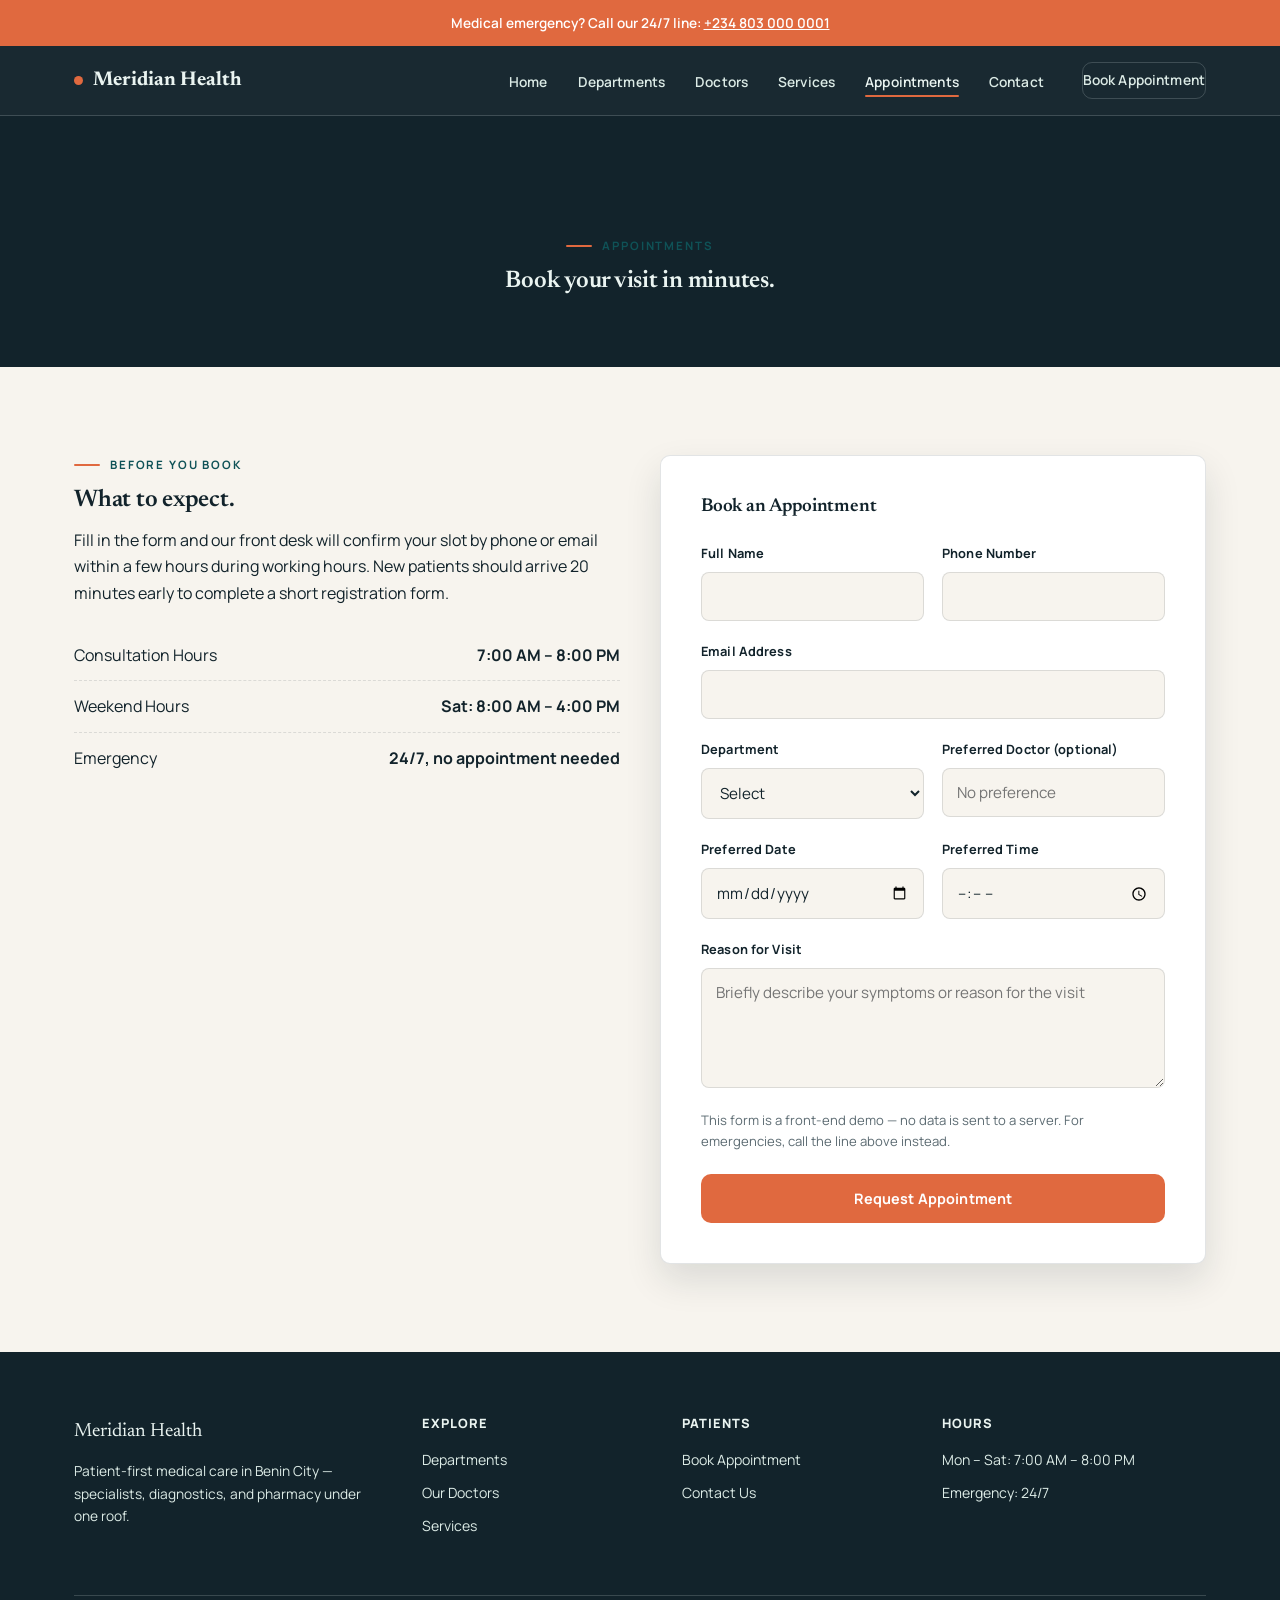
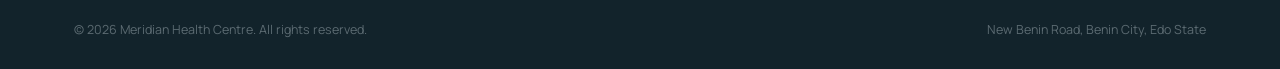
<file: hospital-site/appointments.html>
<!DOCTYPE html>
<html lang="en">
<head>
<meta charset="UTF-8">
<meta name="viewport" content="width=device-width, initial-scale=1.0">
<title>Book an Appointment — Meridian Health Centre</title>
<meta name="description" content="Book a consultation with a Meridian Health Centre specialist — pick your department, doctor, and preferred time.">
<link rel="preconnect" href="https://fonts.googleapis.com">
<link rel="stylesheet" href="css/style.css">
</head>
<body>

<div class="emergency-strip">Medical emergency? Call our 24/7 line: <a href="tel:+2348030000001">+234 803 000 0001</a></div>

<header class="site-header">
  <nav class="nav">
    <a href="index.html" class="brand"><span class="dot"></span>Meridian Health</a>
    <ul class="nav-links">
      <li><a href="index.html">Home</a></li>
      <li><a href="departments.html">Departments</a></li>
      <li><a href="doctors.html">Doctors</a></li>
      <li><a href="services.html">Services</a></li>
      <li><a href="appointments.html" class="active">Appointments</a></li>
      <li><a href="contact.html">Contact</a></li>
      <li class="nav-cta"><a href="appointments.html" class="btn btn-outline-light">Book Appointment</a></li>
    </ul>
    <button class="nav-toggle" aria-label="Toggle menu" aria-expanded="false">
      <span></span><span></span><span></span>
    </button>
  </nav>
</header>

<section class="page-header">
  <div class="container">
    <p class="eyebrow">Appointments</p>
    <h1>Book your visit in minutes.</h1>
  </div>
</section>

<section>
  <div class="container grid-2" style="align-items:flex-start;">
    <div class="reveal">
      <p class="eyebrow">Before You Book</p>
      <h2>What to expect.</h2>
      <p>Fill in the form and our front desk will confirm your slot by phone or email within a few hours during working hours. New patients should arrive 20 minutes early to complete a short registration form.</p>
      <ul style="margin-top:24px;">
        <li style="padding:12px 0; border-bottom:1px dashed var(--line); display:flex; justify-content:space-between;"><span>Consultation Hours</span><strong>7:00 AM – 8:00 PM</strong></li>
        <li style="padding:12px 0; border-bottom:1px dashed var(--line); display:flex; justify-content:space-between;"><span>Weekend Hours</span><strong>Sat: 8:00 AM – 4:00 PM</strong></li>
        <li style="padding:12px 0; display:flex; justify-content:space-between;"><span>Emergency</span><strong>24/7, no appointment needed</strong></li>
      </ul>
    </div>

    <div class="reveal">
      <div class="form-card">
        <h3 class="mt-0" style="margin-bottom:24px;">Book an Appointment</h3>
        <form data-demo-form novalidate>
          <div class="form-row">
            <div class="field">
              <label for="a-name">Full Name</label>
              <input type="text" id="a-name" name="name" required>
            </div>
            <div class="field">
              <label for="a-phone">Phone Number</label>
              <input type="tel" id="a-phone" name="phone" required>
            </div>
          </div>
          <div class="field">
            <label for="a-email">Email Address</label>
            <input type="email" id="a-email" name="email" required>
          </div>
          <div class="form-row">
            <div class="field">
              <label for="a-dept">Department</label>
              <select id="a-dept" name="department" required>
                <option value="">Select</option>
                <option>General Medicine</option>
                <option>Cardiology</option>
                <option>Paediatrics</option>
                <option>Orthopaedics</option>
                <option>Maternity & Obstetrics</option>
                <option>Neurology</option>
                <option>Ophthalmology</option>
                <option>Dental Care</option>
                <option>Dermatology</option>
              </select>
            </div>
            <div class="field">
              <label for="a-doctor">Preferred Doctor (optional)</label>
              <input type="text" id="a-doctor" name="doctor" placeholder="No preference">
            </div>
          </div>
          <div class="form-row">
            <div class="field">
              <label for="a-date">Preferred Date</label>
              <input type="date" id="a-date" name="date" required>
            </div>
            <div class="field">
              <label for="a-time">Preferred Time</label>
              <input type="time" id="a-time" name="time" required>
            </div>
          </div>
          <div class="field">
            <label for="a-reason">Reason for Visit</label>
            <textarea id="a-reason" name="reason" placeholder="Briefly describe your symptoms or reason for the visit" required></textarea>
          </div>
          <p class="form-note">This form is a front-end demo — no data is sent to a server. For emergencies, call the line above instead.</p>
          <button type="submit" class="btn btn-primary" style="width:100%; margin-top:8px;">Request Appointment</button>
        </form>
        <div class="form-success">Thank you — your appointment request has been received. Our front desk will confirm shortly.</div>
      </div>
    </div>
  </div>
</section>

<footer class="site-footer">
  <div class="container">
    <div class="footer-grid">
      <div>
        <div class="footer-brand">Meridian Health</div>
        <p style="font-size:0.86rem;">Patient-first medical care in Benin City — specialists, diagnostics, and pharmacy under one roof.</p>
      </div>
      <div>
        <h4>Explore</h4>
        <ul>
          <li><a href="departments.html">Departments</a></li>
          <li><a href="doctors.html">Our Doctors</a></li>
          <li><a href="services.html">Services</a></li>
        </ul>
      </div>
      <div>
        <h4>Patients</h4>
        <ul>
          <li><a href="appointments.html">Book Appointment</a></li>
          <li><a href="contact.html">Contact Us</a></li>
        </ul>
      </div>
      <div>
        <h4>Hours</h4>
        <ul>
          <li>Mon – Sat: 7:00 AM – 8:00 PM</li>
          <li>Emergency: 24/7</li>
        </ul>
      </div>
    </div>
    <div class="footer-bottom">
      <span>&copy; <span class="current-year">2026</span> Meridian Health Centre. All rights reserved.</span>
      <span>New Benin Road, Benin City, Edo State</span>
    </div>
  </div>
</footer>

<script src="js/script.js"></script>
</body>
</html>
</file>
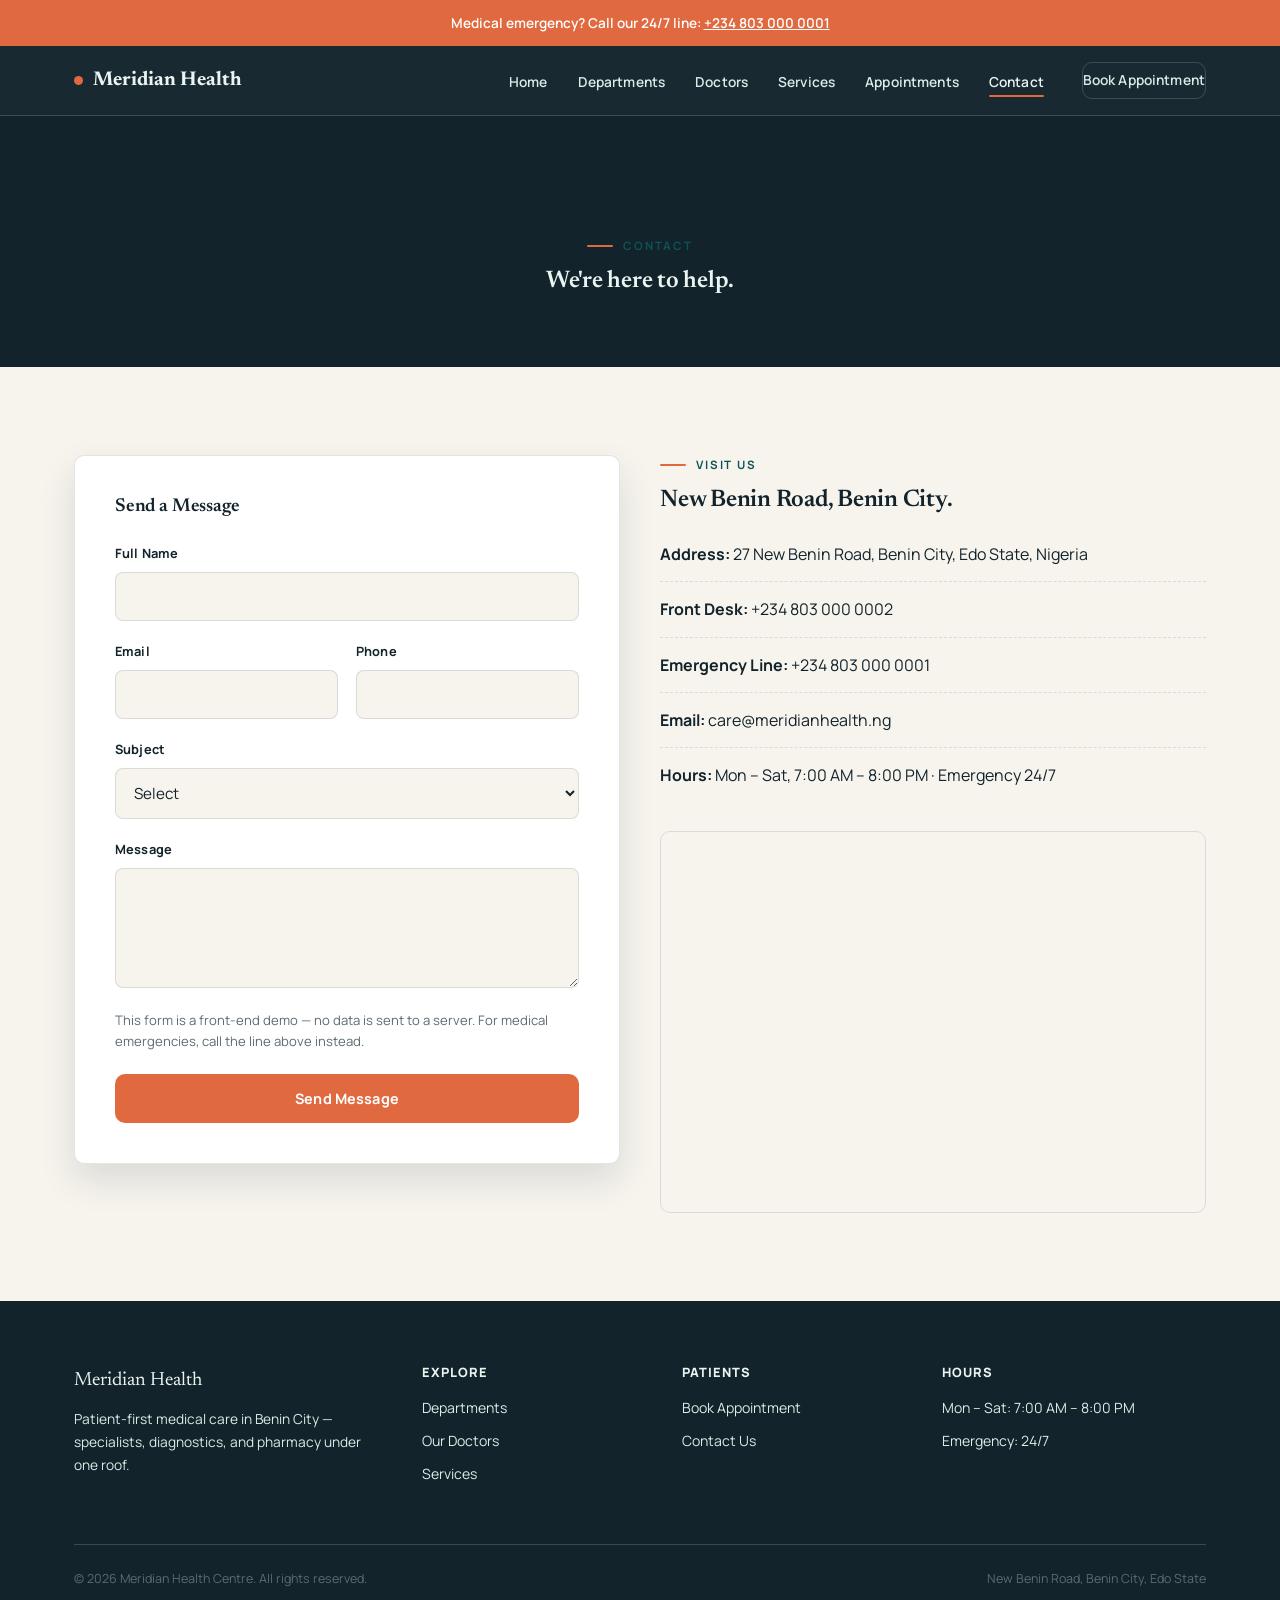
<file: hospital-site/contact.html>
<!DOCTYPE html>
<html lang="en">
<head>
<meta charset="UTF-8">
<meta name="viewport" content="width=device-width, initial-scale=1.0">
<title>Contact — Meridian Health Centre</title>
<meta name="description" content="Get in touch with Meridian Health Centre — location, phone lines, and message form.">
<link rel="preconnect" href="https://fonts.googleapis.com">
<link rel="stylesheet" href="css/style.css">
</head>
<body>

<div class="emergency-strip">Medical emergency? Call our 24/7 line: <a href="tel:+2348030000001">+234 803 000 0001</a></div>

<header class="site-header">
  <nav class="nav">
    <a href="index.html" class="brand"><span class="dot"></span>Meridian Health</a>
    <ul class="nav-links">
      <li><a href="index.html">Home</a></li>
      <li><a href="departments.html">Departments</a></li>
      <li><a href="doctors.html">Doctors</a></li>
      <li><a href="services.html">Services</a></li>
      <li><a href="appointments.html">Appointments</a></li>
      <li><a href="contact.html" class="active">Contact</a></li>
      <li class="nav-cta"><a href="appointments.html" class="btn btn-outline-light">Book Appointment</a></li>
    </ul>
    <button class="nav-toggle" aria-label="Toggle menu" aria-expanded="false">
      <span></span><span></span><span></span>
    </button>
  </nav>
</header>

<section class="page-header">
  <div class="container">
    <p class="eyebrow">Contact</p>
    <h1>We're here to help.</h1>
  </div>
</section>

<section>
  <div class="container grid-2" style="align-items:flex-start;">
    <div class="reveal">
      <div class="form-card">
        <h3 class="mt-0" style="margin-bottom:24px;">Send a Message</h3>
        <form data-demo-form novalidate>
          <div class="field">
            <label for="c-name">Full Name</label>
            <input type="text" id="c-name" name="name" required>
          </div>
          <div class="form-row">
            <div class="field">
              <label for="c-email">Email</label>
              <input type="email" id="c-email" name="email" required>
            </div>
            <div class="field">
              <label for="c-phone">Phone</label>
              <input type="tel" id="c-phone" name="phone">
            </div>
          </div>
          <div class="field">
            <label for="c-subject">Subject</label>
            <select id="c-subject" name="subject" required>
              <option value="">Select</option>
              <option>General Enquiry</option>
              <option>Billing Question</option>
              <option>Feedback / Complaint</option>
              <option>Insurance / HMO Question</option>
            </select>
          </div>
          <div class="field">
            <label for="c-message">Message</label>
            <textarea id="c-message" name="message" required></textarea>
          </div>
          <p class="form-note">This form is a front-end demo — no data is sent to a server. For medical emergencies, call the line above instead.</p>
          <button type="submit" class="btn btn-primary" style="width:100%; margin-top:8px;">Send Message</button>
        </form>
        <div class="form-success">Thanks for reaching out — our team will respond within 24 hours.</div>
      </div>
    </div>

    <div class="reveal">
      <p class="eyebrow">Visit Us</p>
      <h2>New Benin Road, Benin City.</h2>
      <ul style="margin-bottom:28px;">
        <li style="padding:14px 0; border-bottom:1px dashed var(--line);"><strong>Address:</strong> 27 New Benin Road, Benin City, Edo State, Nigeria</li>
        <li style="padding:14px 0; border-bottom:1px dashed var(--line);"><strong>Front Desk:</strong> +234 803 000 0002</li>
        <li style="padding:14px 0; border-bottom:1px dashed var(--line);"><strong>Emergency Line:</strong> +234 803 000 0001</li>
        <li style="padding:14px 0; border-bottom:1px dashed var(--line);"><strong>Email:</strong> care@meridianhealth.ng</li>
        <li style="padding:14px 0;"><strong>Hours:</strong> Mon – Sat, 7:00 AM – 8:00 PM · Emergency 24/7</li>
      </ul>
      <div class="map-wrap">
        <iframe
          src="https://www.google.com/maps?q=New%20Benin%20Road%2C%20Benin%20City%2C%20Edo%20State%2C%20Nigeria&output=embed"
          loading="lazy"
          referrerpolicy="no-referrer-when-downgrade"
          title="Meridian Health Centre location on Google Maps">
        </iframe>
      </div>
    </div>
  </div>
</section>

<footer class="site-footer">
  <div class="container">
    <div class="footer-grid">
      <div>
        <div class="footer-brand">Meridian Health</div>
        <p style="font-size:0.86rem;">Patient-first medical care in Benin City — specialists, diagnostics, and pharmacy under one roof.</p>
      </div>
      <div>
        <h4>Explore</h4>
        <ul>
          <li><a href="departments.html">Departments</a></li>
          <li><a href="doctors.html">Our Doctors</a></li>
          <li><a href="services.html">Services</a></li>
        </ul>
      </div>
      <div>
        <h4>Patients</h4>
        <ul>
          <li><a href="appointments.html">Book Appointment</a></li>
          <li><a href="contact.html">Contact Us</a></li>
        </ul>
      </div>
      <div>
        <h4>Hours</h4>
        <ul>
          <li>Mon – Sat: 7:00 AM – 8:00 PM</li>
          <li>Emergency: 24/7</li>
        </ul>
      </div>
    </div>
    <div class="footer-bottom">
      <span>&copy; <span class="current-year">2026</span> Meridian Health Centre. All rights reserved.</span>
      <span>New Benin Road, Benin City, Edo State</span>
    </div>
  </div>
</footer>

<script src="js/script.js"></script>
</body>
</html>
</file>
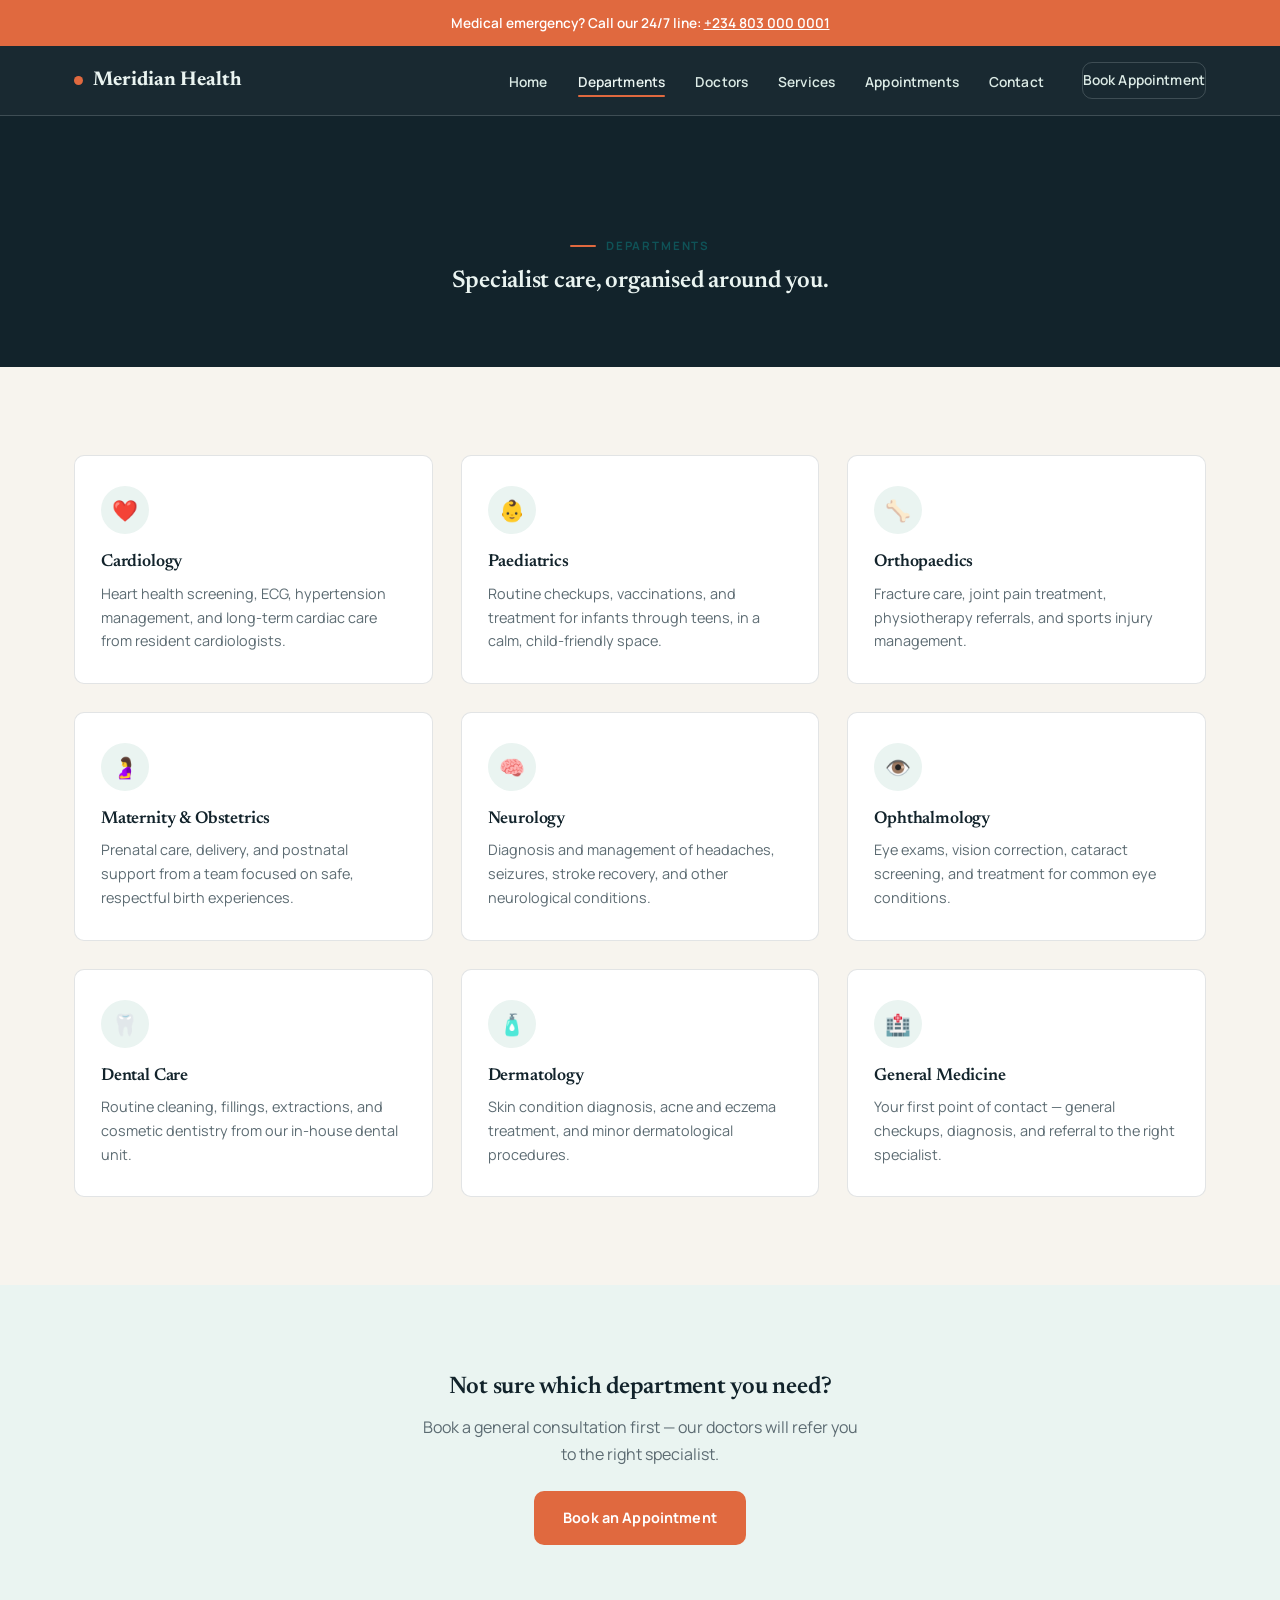
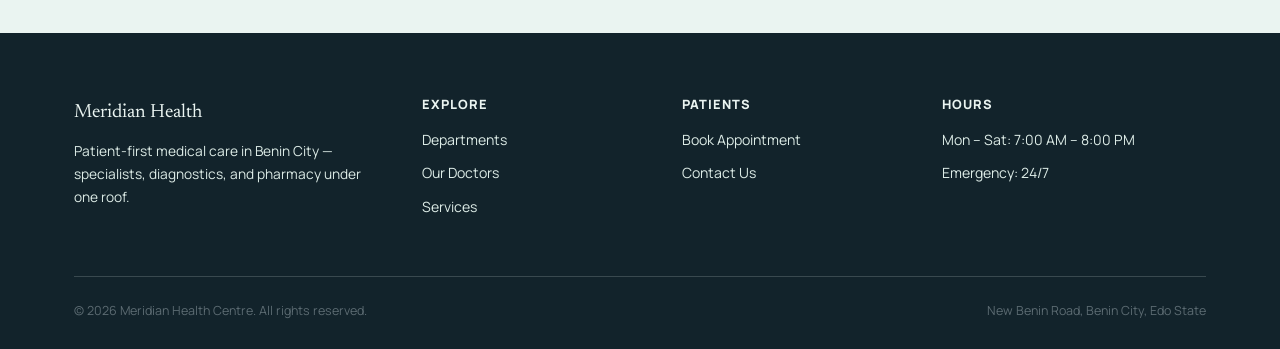
<file: hospital-site/departments.html>
<!DOCTYPE html>
<html lang="en">
<head>
<meta charset="UTF-8">
<meta name="viewport" content="width=device-width, initial-scale=1.0">
<title>Departments — Meridian Health Centre</title>
<meta name="description" content="Explore Meridian Health Centre's medical departments — Cardiology, Paediatrics, Orthopaedics, Maternity, and more.">
<link rel="preconnect" href="https://fonts.googleapis.com">
<link rel="stylesheet" href="css/style.css">
</head>
<body>

<div class="emergency-strip">Medical emergency? Call our 24/7 line: <a href="tel:+2348030000001">+234 803 000 0001</a></div>

<header class="site-header">
  <nav class="nav">
    <a href="index.html" class="brand"><span class="dot"></span>Meridian Health</a>
    <ul class="nav-links">
      <li><a href="index.html">Home</a></li>
      <li><a href="departments.html" class="active">Departments</a></li>
      <li><a href="doctors.html">Doctors</a></li>
      <li><a href="services.html">Services</a></li>
      <li><a href="appointments.html">Appointments</a></li>
      <li><a href="contact.html">Contact</a></li>
      <li class="nav-cta"><a href="appointments.html" class="btn btn-outline-light">Book Appointment</a></li>
    </ul>
    <button class="nav-toggle" aria-label="Toggle menu" aria-expanded="false">
      <span></span><span></span><span></span>
    </button>
  </nav>
</header>

<section class="page-header">
  <div class="container">
    <p class="eyebrow">Departments</p>
    <h1>Specialist care, organised around you.</h1>
  </div>
</section>

<section>
  <div class="container">
    <div class="grid-3">

      <div class="card reveal">
        <div class="icon">❤️</div>
        <h3>Cardiology</h3>
        <p>Heart health screening, ECG, hypertension management, and long-term cardiac care from resident cardiologists.</p>
      </div>

      <div class="card reveal">
        <div class="icon">👶</div>
        <h3>Paediatrics</h3>
        <p>Routine checkups, vaccinations, and treatment for infants through teens, in a calm, child-friendly space.</p>
      </div>

      <div class="card reveal">
        <div class="icon">🦴</div>
        <h3>Orthopaedics</h3>
        <p>Fracture care, joint pain treatment, physiotherapy referrals, and sports injury management.</p>
      </div>

      <div class="card reveal">
        <div class="icon">🤰</div>
        <h3>Maternity & Obstetrics</h3>
        <p>Prenatal care, delivery, and postnatal support from a team focused on safe, respectful birth experiences.</p>
      </div>

      <div class="card reveal">
        <div class="icon">🧠</div>
        <h3>Neurology</h3>
        <p>Diagnosis and management of headaches, seizures, stroke recovery, and other neurological conditions.</p>
      </div>

      <div class="card reveal">
        <div class="icon">👁️</div>
        <h3>Ophthalmology</h3>
        <p>Eye exams, vision correction, cataract screening, and treatment for common eye conditions.</p>
      </div>

      <div class="card reveal">
        <div class="icon">🦷</div>
        <h3>Dental Care</h3>
        <p>Routine cleaning, fillings, extractions, and cosmetic dentistry from our in-house dental unit.</p>
      </div>

      <div class="card reveal">
        <div class="icon">🧴</div>
        <h3>Dermatology</h3>
        <p>Skin condition diagnosis, acne and eczema treatment, and minor dermatological procedures.</p>
      </div>

      <div class="card reveal">
        <div class="icon">🏥</div>
        <h3>General Medicine</h3>
        <p>Your first point of contact — general checkups, diagnosis, and referral to the right specialist.</p>
      </div>

    </div>
  </div>
</section>

<section style="background: var(--mint); text-align:center;">
  <div class="container reveal">
    <h2>Not sure which department you need?</h2>
    <p style="max-width:440px; margin:0 auto 24px; color:var(--slate);">Book a general consultation first — our doctors will refer you to the right specialist.</p>
    <a href="appointments.html" class="btn btn-primary">Book an Appointment</a>
  </div>
</section>

<footer class="site-footer">
  <div class="container">
    <div class="footer-grid">
      <div>
        <div class="footer-brand">Meridian Health</div>
        <p style="font-size:0.86rem;">Patient-first medical care in Benin City — specialists, diagnostics, and pharmacy under one roof.</p>
      </div>
      <div>
        <h4>Explore</h4>
        <ul>
          <li><a href="departments.html">Departments</a></li>
          <li><a href="doctors.html">Our Doctors</a></li>
          <li><a href="services.html">Services</a></li>
        </ul>
      </div>
      <div>
        <h4>Patients</h4>
        <ul>
          <li><a href="appointments.html">Book Appointment</a></li>
          <li><a href="contact.html">Contact Us</a></li>
        </ul>
      </div>
      <div>
        <h4>Hours</h4>
        <ul>
          <li>Mon – Sat: 7:00 AM – 8:00 PM</li>
          <li>Emergency: 24/7</li>
        </ul>
      </div>
    </div>
    <div class="footer-bottom">
      <span>&copy; <span class="current-year">2026</span> Meridian Health Centre. All rights reserved.</span>
      <span>New Benin Road, Benin City, Edo State</span>
    </div>
  </div>
</footer>

<script src="js/script.js"></script>
</body>
</html>
</file>
<file: hospital-site/css/style.css>
/* ============================================
   MERIDIAN HEALTH CENTRE
   Design tokens
   ============================================ */
@import url('https://fonts.googleapis.com/css2?family=Newsreader:opsz,wght@6..72,500;6..72,600;6..72,700&family=Manrope:wght@400;500;600;700;800&display=swap');

:root{
  --navy: #12232B;
  --navy-soft: #1B333D;
  --teal: #0F5257;
  --teal-deep: #0A3B3F;
  --mint: #EAF4F1;
  --mint-dim: #DCEBE6;
  --sand: #F7F4EE;
  --coral: #E0693F;
  --coral-deep: #C2532E;
  --slate: #5C6B72;
  --line: rgba(18,35,43,0.12);
  --line-light: rgba(234,244,241,0.18);

  --font-display: 'Newsreader', serif;
  --font-body: 'Manrope', sans-serif;

  --radius: 10px;
  --shadow: 0 16px 36px rgba(18,35,43,0.12);
  --transition: 220ms cubic-bezier(.4,0,.2,1);
}

*,*::before,*::after{ box-sizing: border-box; }
html{ scroll-behavior: smooth; }
body{
  margin:0;
  font-family: var(--font-body);
  background: var(--sand);
  color: var(--navy);
  line-height: 1.65;
  -webkit-font-smoothing: antialiased;
}
img{ max-width:100%; display:block; }
a{ color: inherit; text-decoration:none; }
ul{ margin:0; padding:0; list-style:none; }
h1,h2,h3,h4{
  font-family: var(--font-display);
  font-weight: 600;
  margin: 0 0 0.5em;
  line-height: 1.2;
  letter-spacing: -0.01em;
  color: var(--navy);
}
p{ margin: 0 0 1em; }
.container{ max-width: 1180px; margin: 0 auto; padding: 0 24px; }
section{ padding: 88px 0; }
@media (max-width: 768px){ section{ padding: 56px 0; } }

.eyebrow{
  font-family: var(--font-body);
  text-transform: uppercase;
  letter-spacing: 0.16em;
  font-size: 0.72rem;
  font-weight: 700;
  color: var(--teal);
  display:flex; align-items:center; gap:10px;
}
.eyebrow::before{
  content:"";
  width: 26px; height: 2px;
  background: var(--coral);
  display:inline-block;
  border-radius:2px;
}

/* Buttons */
.btn{
  display:inline-flex; align-items:center; justify-content:center; gap:8px;
  padding: 14px 28px;
  font-family: var(--font-body);
  font-weight: 700;
  font-size: 0.9rem;
  letter-spacing: 0.01em;
  border-radius: var(--radius);
  border: 1px solid transparent;
  cursor:pointer;
  transition: transform var(--transition), background var(--transition), color var(--transition), border-color var(--transition), box-shadow var(--transition);
}
.btn-primary{ background: var(--coral); color: #fff; }
.btn-primary:hover{ background: var(--coral-deep); transform: translateY(-2px); box-shadow: 0 10px 22px rgba(224,105,63,0.3); }
.btn-outline{ background: transparent; border-color: var(--navy); color: var(--navy); }
.btn-outline:hover{ background: var(--navy); color: var(--mint); transform: translateY(-2px); }
.btn-outline-light{ background: transparent; border-color: var(--line-light); color: var(--mint); }
.btn-outline-light:hover{ background: var(--mint); color: var(--navy); }
.btn:focus-visible, a:focus-visible, button:focus-visible, input:focus-visible, textarea:focus-visible, select:focus-visible{
  outline: 2px solid var(--coral);
  outline-offset: 3px;
}

/* ============ NAV ============ */
.site-header{
  position: sticky; top:0; z-index: 100;
  background: rgba(18,35,43,0.97);
  backdrop-filter: blur(6px);
  border-bottom: 1px solid var(--line-light);
}
.nav{
  display:flex; align-items:center; justify-content:space-between;
  padding: 16px 24px;
  max-width: 1180px; margin:0 auto;
}
.brand{
  display:flex; align-items:center; gap:10px;
  font-family: var(--font-display);
  font-size: 1.25rem;
  color: var(--mint);
  font-weight: 700;
}
.brand .dot{ width:9px; height:9px; border-radius:50%; background: var(--coral); display:inline-block; }
.nav-links{ display:flex; gap: 30px; align-items:center; }
.nav-links a{
  color: var(--mint-dim);
  font-size: 0.86rem;
  font-weight: 600;
  letter-spacing: 0.01em;
  position:relative;
  padding: 6px 0;
  transition: color var(--transition);
}
.nav-links a::after{
  content:"";
  position:absolute; left:0; bottom:0;
  width:0; height:2px; background: var(--coral);
  border-radius:2px;
  transition: width var(--transition);
}
.nav-links a:hover, .nav-links a.active{ color: var(--mint); }
.nav-links a:hover::after, .nav-links a.active::after{ width:100%; }
.nav-cta{ margin-left: 8px; }
.nav-toggle{ display:none; background:none; border:none; cursor:pointer; padding:6px; }
.nav-toggle span{ display:block; width:24px; height:2px; background:var(--mint); margin:5px 0; transition: var(--transition); }

@media (max-width: 900px){
  .nav-toggle{ display:block; }
  .nav-links{
    position:absolute; top:100%; left:0; right:0;
    background: var(--navy);
    flex-direction:column; align-items:flex-start;
    padding: 20px 24px 28px;
    gap: 18px;
    border-bottom: 1px solid var(--line-light);
    transform: translateY(-8px);
    opacity:0; visibility:hidden;
    transition: var(--transition);
  }
  .nav-links.open{ transform: translateY(0); opacity:1; visibility:visible; }
  .nav-cta{ margin-left:0; }
}

/* ============ HERO ============ */
.hero{
  position:relative;
  background: linear-gradient(160deg, var(--navy) 0%, var(--teal-deep) 100%);
  color: var(--mint);
  overflow:hidden;
  padding: 100px 0 0;
}
.hero-grid{ display:grid; grid-template-columns: 1.1fr 0.9fr; gap: 40px; align-items:center; }
@media (max-width: 900px){ .hero-grid{ grid-template-columns: 1fr; } }
.hero h1{ font-size: clamp(2.4rem, 5.4vw, 3.6rem); color: var(--mint); margin: 0.3em 0 0.35em; }
.hero p.lead{ font-size: 1.06rem; color: var(--mint-dim); max-width: 480px; }
.hero-actions{ display:flex; gap:16px; margin-top: 28px; flex-wrap:wrap; }
.hero-stats{ display:flex; gap:32px; margin-top:44px; flex-wrap:wrap; }
.hero-stats div strong{ display:block; font-family:var(--font-display); font-size:1.7rem; color:var(--coral); }
.hero-stats div span{ font-size:0.8rem; color:var(--mint-dim); }
.hero-media{ position:relative; padding-bottom: 40px; }
.hero-media img{ border-radius: var(--radius); box-shadow: 0 24px 50px rgba(0,0,0,0.35); }
.hero-badge{
  position:absolute; bottom:0; left:-20px;
  background: var(--mint); color: var(--navy);
  padding: 16px 20px; border-radius: var(--radius);
  box-shadow: var(--shadow);
  max-width: 220px;
}
.hero-badge strong{ display:block; font-family:var(--font-display); font-size:1.3rem; color: var(--teal); }
.hero-badge span{ font-size:0.78rem; color: var(--slate); }
@media (max-width: 600px){ .hero-badge{ left:12px; max-width: 180px; } }

/* ============ SECTIONS ============ */
.section-head{ max-width: 620px; margin-bottom: 48px; }
.section-head.center{ margin-left:auto; margin-right:auto; text-align:center; }

.grid-3{ display:grid; grid-template-columns: repeat(3, 1fr); gap: 28px; }
.grid-4{ display:grid; grid-template-columns: repeat(4, 1fr); gap: 22px; }
.grid-2{ display:grid; grid-template-columns: 1fr 1fr; gap: 40px; align-items:center; }
@media (max-width: 860px){ .grid-3{ grid-template-columns: 1fr; } .grid-4{ grid-template-columns: 1fr 1fr; } .grid-2{ grid-template-columns: 1fr; } }
@media (max-width: 500px){ .grid-4{ grid-template-columns: 1fr; } }

.card{
  background: #fff;
  border: 1px solid var(--line);
  border-radius: var(--radius);
  padding: 30px 26px;
  transition: transform var(--transition), box-shadow var(--transition);
}
.card:hover{ transform: translateY(-4px); box-shadow: var(--shadow); }
.card .icon{
  width:48px; height:48px; border-radius:50%;
  background: var(--mint); color: var(--teal);
  display:flex; align-items:center; justify-content:center;
  font-size:1.3rem; margin-bottom:18px;
}
.card h3{ font-size: 1.08rem; }
.card p{ font-size: 0.9rem; color: var(--slate); margin:0; }

/* Testimonial strip */
.testimonial{
  background: var(--navy);
  color: var(--mint);
  text-align:center;
}
.testimonial blockquote{
  font-family: var(--font-display);
  font-size: clamp(1.25rem, 2.8vw, 1.75rem);
  font-weight: 500;
  max-width: 780px;
  margin: 0 auto 20px;
  line-height:1.5;
}
.testimonial cite{ font-style:normal; color: var(--coral); font-size:0.85rem; letter-spacing:0.05em; text-transform:uppercase; font-weight:700; }

/* ============ DOCTORS / DEPARTMENT FILTER ============ */
.dept-filters{ display:flex; flex-wrap:wrap; gap: 10px; margin-bottom: 40px; }
.filter-btn{
  padding: 10px 20px;
  border: 1px solid var(--line);
  background: #fff;
  border-radius: 999px;
  font-family: var(--font-body);
  font-size: 0.84rem;
  font-weight: 700;
  cursor:pointer;
  color: var(--navy);
  transition: var(--transition);
}
.filter-btn.active, .filter-btn:hover{ background: var(--teal); color: #fff; border-color: var(--teal); }

.doctor-grid{ display:grid; grid-template-columns: repeat(3, 1fr); gap: 26px; }
@media (max-width: 860px){ .doctor-grid{ grid-template-columns: repeat(2, 1fr); } }
@media (max-width: 600px){ .doctor-grid{ grid-template-columns: 1fr; } }
.doctor-card{
  background:#fff; border:1px solid var(--line); border-radius: var(--radius);
  overflow:hidden; transition: opacity var(--transition), transform var(--transition), box-shadow var(--transition);
}
.doctor-card:hover{ box-shadow: var(--shadow); transform: translateY(-4px); }
.doctor-card.hidden{ display:none; }
.doctor-card img{ width:100%; aspect-ratio: 4/3; object-fit:cover; }
.doctor-card-body{ padding: 20px 22px 24px; }
.doctor-card-body h3{ font-size:1.05rem; margin-bottom:2px; }
.doctor-dept{ font-size:0.78rem; font-weight:700; color: var(--teal); text-transform:uppercase; letter-spacing:0.04em; margin-bottom:10px; display:block; }
.doctor-card-body p{ font-size:0.86rem; color: var(--slate); margin:0; }

/* ============ FAQ ACCORDION ============ */
.accordion{ border-top: 1px solid var(--line); max-width: 760px; margin: 0 auto; }
.accordion-item{ border-bottom: 1px solid var(--line); }
.accordion-trigger{
  width:100%; text-align:left; background:none; border:none;
  padding: 22px 4px; cursor:pointer;
  display:flex; justify-content:space-between; align-items:center; gap:16px;
  font-family: var(--font-display); font-size: 1.05rem; font-weight:600; color: var(--navy);
}
.accordion-trigger .plus{
  width:26px; height:26px; border-radius:50%; border:1px solid var(--line);
  display:flex; align-items:center; justify-content:center;
  font-size: 1.1rem; color: var(--teal); flex-shrink:0;
  transition: transform var(--transition);
}
.accordion-item.open .plus{ transform: rotate(45deg); }
.accordion-panel{
  max-height:0; overflow:hidden; transition: max-height 300ms ease;
}
.accordion-panel-inner{ padding: 0 4px 22px; font-size:0.92rem; color: var(--slate); }

/* ============ FORMS ============ */
.form-card{
  background: #fff; padding: 40px; border-radius: var(--radius);
  border: 1px solid var(--line); box-shadow: var(--shadow);
}
.form-row{ display:grid; grid-template-columns: 1fr 1fr; gap: 18px; }
@media (max-width: 600px){ .form-row{ grid-template-columns: 1fr; } }
.field{ margin-bottom: 20px; }
.field label{
  display:block; font-size: 0.8rem; font-weight:700;
  letter-spacing:0.01em; margin-bottom: 8px; color: var(--navy);
}
.field input, .field select, .field textarea{
  width:100%; padding: 13px 14px;
  font-family: var(--font-body); font-size: 0.95rem;
  border: 1px solid var(--line); border-radius: 8px;
  background: var(--sand); color: var(--navy);
  transition: border-color var(--transition), background var(--transition);
}
.field input:focus, .field select:focus, .field textarea:focus{ border-color: var(--teal); background:#fff; outline:none; }
.field textarea{ resize: vertical; min-height: 120px; }
.form-note{ font-size: 0.82rem; color: var(--slate); margin-top: -6px; }
.form-success{
  display:none; background: var(--teal); color: #fff;
  padding: 18px 22px; border-radius: var(--radius); margin-top: 18px;
  font-size: 0.92rem;
}
.form-success.show{ display:block; }

/* ============ MAP ============ */
.map-wrap{ border-radius: var(--radius); overflow:hidden; border: 1px solid var(--line); }
.map-wrap iframe{ width:100%; height: 380px; border:0; display:block; }

/* ============ FOOTER ============ */
.site-footer{
  background: var(--navy); color: var(--mint-dim);
  padding: 64px 0 28px;
}
.footer-grid{
  display:grid; grid-template-columns: 1.4fr 1fr 1fr 1.2fr;
  gap: 40px; margin-bottom: 48px;
}
@media (max-width: 800px){ .footer-grid{ grid-template-columns: 1fr 1fr; } }
.footer-brand{ display:flex; align-items:center; gap:10px; font-family: var(--font-display); font-size:1.2rem; color:var(--mint); margin-bottom:12px; }
.site-footer h4{ color: var(--mint); font-size: 0.8rem; text-transform:uppercase; letter-spacing:0.08em; margin-bottom:16px; font-family: var(--font-body); font-weight:800; }
.site-footer ul li{ margin-bottom: 10px; font-size: 0.88rem; }
.site-footer ul li a:hover{ color: var(--coral); }
.footer-bottom{
  border-top: 1px solid var(--line-light);
  padding-top: 24px;
  display:flex; justify-content:space-between; flex-wrap:wrap; gap:10px;
  font-size: 0.78rem; color: var(--slate);
}

/* ============ PAGE HEADER (non-home pages) ============ */
.page-header{
  background: var(--navy); color: var(--mint);
  padding: 120px 0 60px;
  text-align:center;
}
.page-header .eyebrow{ justify-content:center; }
.page-header h1{ color: var(--mint); margin-top: 0.3em; }

/* Emergency strip */
.emergency-strip{
  background: var(--coral); color:#fff; text-align:center;
  padding: 12px 20px; font-size: 0.85rem; font-weight:600;
}
.emergency-strip a{ text-decoration: underline; }

/* ============ UTILS ============ */
.mt-0{ margin-top:0; } .text-center{ text-align:center; }
.reveal{ opacity:0; transform: translateY(18px); transition: opacity 600ms ease, transform 600ms ease; }
.reveal.in{ opacity:1; transform: translateY(0); }

@media (prefers-reduced-motion: reduce){
  *{ animation: none !important; transition: none !important; }
  html{ scroll-behavior: auto; }
}
</file>
